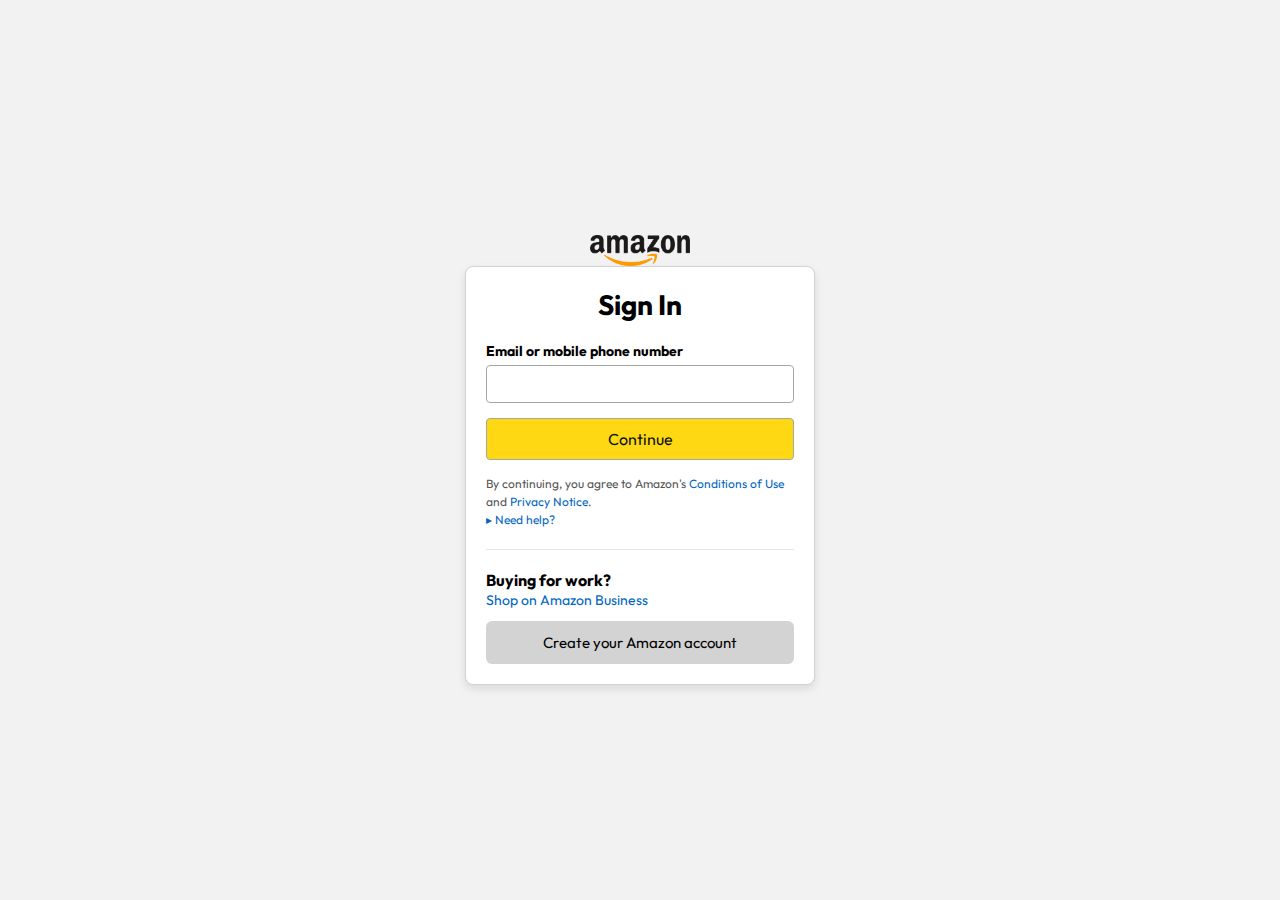
<file: Amazone-Clone With Html,Css,Javascript/signin.html>
<!DOCTYPE html>
<html lang="en">
  <head>
    <meta charset="UTF-8" />
    <meta name="viewport" content="width=device-width, initial-scale=1.0" />
    <title>Sign In</title>
    <link
      rel="icon"
      href="https://cdn.icon-icons.com/icons2/159/PNG/256/amazon_22471.png"
      type="image/x-icon"
    />
    <link rel="stylesheet" href="signin.css" />
  </head>
  <body>
    <a href="/"
      ><img
        class="logo"
        src="assets/amazon_logo_dark.png"
        alt="Amazon Logo"
        width="100px"
    /></a>
    <div class="signin-container">
      <h1 class="signin-title">Sign In</h1>
      <h5 class="input-label">Email or mobile phone number</h5>
      <input type="text" class="input-field" />
      <button class="continue-btn">Continue</button>
      <p>
        By continuing, you agree to Amazon's
        <span class="link-text">Conditions of Use</span> and
        <span class="link-text">Privacy Notice</span>.
      </p>
      <p class="signin-help">
        &#9656; <span class="link-text">Need help?</span>
      </p>
      <hr />
      <h4>Buying for work?</h4>
      <p class="signin-business">
        <span class="link-text">Shop on Amazon Business</span>
      </p>
      <a href="signup.html"><button class="signin-signup-btn">Create your Amazon account</button></a>
    </div>

  </body>
</html>
</file>
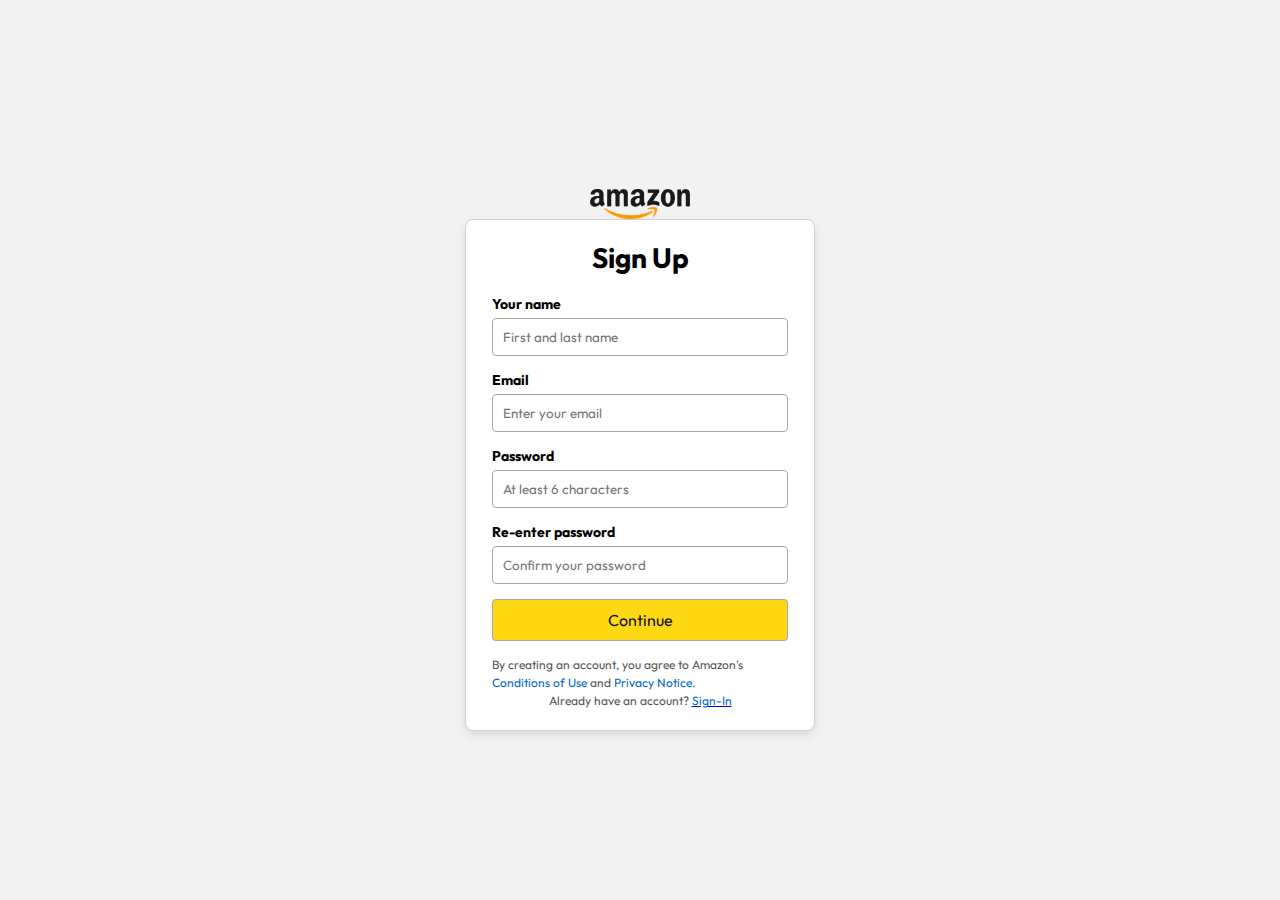
<file: Amazone-Clone With Html,Css,Javascript/signup.html>
<!DOCTYPE html>
<html lang="en">
  <head>
    <meta charset="UTF-8" />
    <meta name="viewport" content="width=device-width, initial-scale=1.0" />
    <title>Sign Up</title>
    <link
      rel="icon"
      href="https://cdn.icon-icons.com/icons2/159/PNG/256/amazon_22471.png"
      type="image/x-icon"
    />
    <link rel="stylesheet" href="signup.css" />
  </head>
  <body>
    <a href="/"
      ><img
        class="logo"
        src="assets/amazon_logo_dark.png"
        alt="Amazon Logo"
        width="100px"
    /></a>
    <div class="signup-container">
      <h1 class="signup-title">Sign Up</h1>

      <h5 class="input-label">Your name</h5>
      <input type="text" class="input-field" placeholder="First and last name" />

      <h5 class="input-label">Email</h5>
      <input type="email" class="input-field" placeholder="Enter your email" />

      <h5 class="input-label">Password</h5>
      <input
        type="password"
        class="input-field"
        placeholder="At least 6 characters"
      />

      <h5 class="input-label">Re-enter password</h5>
      <input
        type="password"
        class="input-field"
        placeholder="Confirm your password"
      />

      <button class="signup-btn">Continue</button>

      <p>
        By creating an account, you agree to Amazon's
        <span class="link-text">Conditions of Use</span> and
        <span class="link-text">Privacy Notice</span>.
      </p>
      <p class="signin-redirect">
        Already have an account?
        <a href="signin.html"><span class="link-text">Sign-In</span></a>
      </p>
    </div>
  </body>
</html>
</file>
<file: Amazone-Clone With Html,Css,Javascript/signin.css>
@import url("https://fonts.googleapis.com/css2?family=Outfit:wght@100..900&display=swap");

* {
  margin: 0;
  padding: 0;
  box-sizing: border-box;
  font-family: "Outfit", sans-serif;
}

body {
  background-color: #f2f2f2;
  display: flex;
  flex-direction: column;
  align-items: center;
  justify-content: center;
  min-height: 100vh;
  margin: 0;
  animation: fadeIn 1.5s ease-in-out; /* Fade-in animation */
}

/* Fade-in animation for the body */
@keyframes fadeIn {
  from {
    opacity: 0;
  }
  to {
    opacity: 1;
  }
}

.logo {
  margin-top: 20px;
  display: block;
}

.signin-container {
  max-width: 350px;
  width: 90%; /* Adjusted for responsiveness */
  border: 1px solid #d2d2d2;
  padding: 20px;
  border-radius: 8px;
  background-color: #fff;
  box-shadow: 0px 4px 8px rgba(0, 0, 0, 0.1); /* Soft shadow for aesthetics */
  text-align: left;
  transition: all 0.3s ease;
}

.signin-container:hover {
  box-shadow: 0px 8px 16px rgba(0, 0, 0, 0.2); /* Shadow effect on hover */
}

.signin-title {
  font-size: 28px;
  margin-bottom: 20px;
  text-align: center; /* Center the title */
}

.input-label {
  font-size: 14px;
  margin-bottom: 5px;
}

.input-field {
  width: 100%;
  padding: 10px;
  margin-bottom: 15px;
  border: 1px solid #a6a6a6;
  border-radius: 4px;
  transition: all 0.3s ease;
}

/* Glowing effect for input field when focused */
.input-field:focus {
  outline: none;
  border-color: #ffd814;
  box-shadow: 0px 0px 8px 2px rgba(255, 216, 20, 0.6); /* Glowing yellow effect */
}

.continue-btn {
  width: 100%;
  background-color: #ffd814;
  color: #111;
  padding: 10px;
  border: 1px solid #a6a6a6;
  border-radius: 4px;
  font-size: 16px;
  cursor: pointer;
  margin-bottom: 15px;
  transition: background-color 0.3s ease;
}

.continue-btn:hover {
  background-color: #f7ca00;
}

p {
  font-size: 12px;
  color: #555;
  line-height: 1.5;
}

.link-text {
  color: #0066c0;
  cursor: pointer;
  transition: color 0.3s ease;
}

.link-text:hover {
  color: #004080;
  text-decoration: underline;
}

.signin-help {
  font-size: 12px;
  color: #0066c0;
  cursor: pointer;
}

.signin-help:hover {
  text-decoration: underline;
}

.signin-business {
  font-size: 14px;
  color: #0066c0;
  cursor: pointer;
}

.signin-business:hover {
  text-decoration: underline;
}

hr {
  margin: 20px 0;
  border: 0;
  border-top: 1px solid #e6e6e6;
}

.signin-signup-btn {
  background: lightgray;
  font-size: 15px;
  padding: 12px; /* Adjusted padding */
  width: 100%; /* Full-width for responsiveness */
  outline: none;
  border: none;
  margin-top: 10px;
  border-radius: 6px;
  cursor: pointer;
  transition: background-color 0.3s ease;
}

.signin-signup-btn:hover {
  background: #f7ca00;
}

/* Responsive styling for tablets and smaller screens */
@media only screen and (max-width: 768px) {
  .signin-container {
    width: 80%; /* Adjust width for tablets */
    padding: 15px;
  }

  .signin-title {
    font-size: 26px;
  }

  .continue-btn,
  .signin-signup-btn {
    padding: 10px;
    font-size: 14px;
  }

  .input-field {
    padding: 8px;
  }

  p {
    font-size: 11px;
  }
}

/* Responsive styling for mobile devices */
@media only screen and (max-width: 480px) {
  .signin-container {
    width: 90%; /* Full width for mobile */
    padding: 10px; /* Less padding for smaller screens */
  }

  .signin-title {
    font-size: 22px; /* Smaller title for mobile */
  }

  .continue-btn,
  .signin-signup-btn {
    padding: 10px;
    font-size: 14px;
  }

  .input-field {
    padding: 8px;
  }

  p {
    font-size: 10px; /* Smaller text for mobile */
  }
}
</file>
<file: Amazone-Clone With Html,Css,Javascript/signup.css>
@import url("https://fonts.googleapis.com/css2?family=Outfit:wght@100..900&display=swap");

* {
  margin: 0;
  padding: 0;
  box-sizing: border-box;
  font-family: "Outfit", sans-serif;
}

body {
  background-color: #f2f2f2;
  display: flex;
  flex-direction: column;
  align-items: center;
  justify-content: center;
  min-height: 100vh;
  margin: 0;
  animation: fadeIn 1.5s ease-in-out; /* Fade-in animation */
}

/* Fade-in animation for the body */
@keyframes fadeIn {
  from {
    opacity: 0;
  }
  to {
    opacity: 1;
  }
}

.logo {
  margin-top: 20px;
  display: block;
}

.signup-container {
  max-width: 350px;
  width: 90%; /* Make it more responsive */
  border: 1px solid #d2d2d2;
  padding: 20px 26px;
  border-radius: 8px;
  background-color: #fff;
  box-shadow: 0px 4px 8px rgba(0, 0, 0, 0.1); /* Soft shadow for aesthetics */
  text-align: left;
  transition: all 0.3s ease;
}

.signup-container:hover {
  box-shadow: 0px 8px 16px rgba(0, 0, 0, 0.2); /* Shadow effect on hover */
}

.signup-title {
  font-size: 28px;
  margin-bottom: 20px;
  text-align: center; /* Center the title */
}

.input-label {
  font-size: 14px;
  margin-bottom: 5px;
}

.input-field {
  width: 100%;
  padding: 10px;
  margin-bottom: 15px;
  border: 1px solid #a6a6a6;
  border-radius: 4px;
  transition: all 0.3s ease;
}

/* Glowing effect for input field when focused */
.input-field:focus {
  outline: none;
  border-color: #ffd814;
  box-shadow: 0px 0px 8px 2px rgba(255, 216, 20, 0.6); /* Glowing yellow effect */
}

.signup-btn {
  width: 100%;
  background-color: #ffd814;
  color: #111;
  padding: 10px;
  border: 1px solid #a6a6a6;
  border-radius: 4px;
  font-size: 16px;
  cursor: pointer;
  margin-bottom: 15px;
  transition: background-color 0.3s ease;
}

.signup-btn:hover {
  background-color: #f7ca00;
}

p {
  font-size: 12px;
  color: #555;
  line-height: 1.5;
}

.link-text {
  color: #0066c0;
  cursor: pointer;
  transition: color 0.3s ease;
}

.link-text:hover {
  color: #004080;
  text-decoration: underline;
}

.signin-redirect {
  text-align: center;
}

/* Responsive styling for tablets and smaller screens */
@media only screen and (max-width: 768px) {
  .signup-container {
    padding: 20px;
  }

  .signup-title {
    font-size: 26px;
  }

  .signup-btn {
    padding: 12px;
    font-size: 14px;
  }

  .input-field {
    padding: 8px;
  }

  p {
    font-size: 11px;
  }
}

/* Responsive styling for mobile devices */
@media only screen and (max-width: 480px) {
  .signup-container {
    padding: 15px;
  }

  .signup-title {
    font-size: 24px;
  }

  .signup-btn {
    padding: 10px;
    font-size: 14px;
  }

  .input-field {
    padding: 8px;
  }

  p {
    font-size: 11px;
  }
}
</file>
